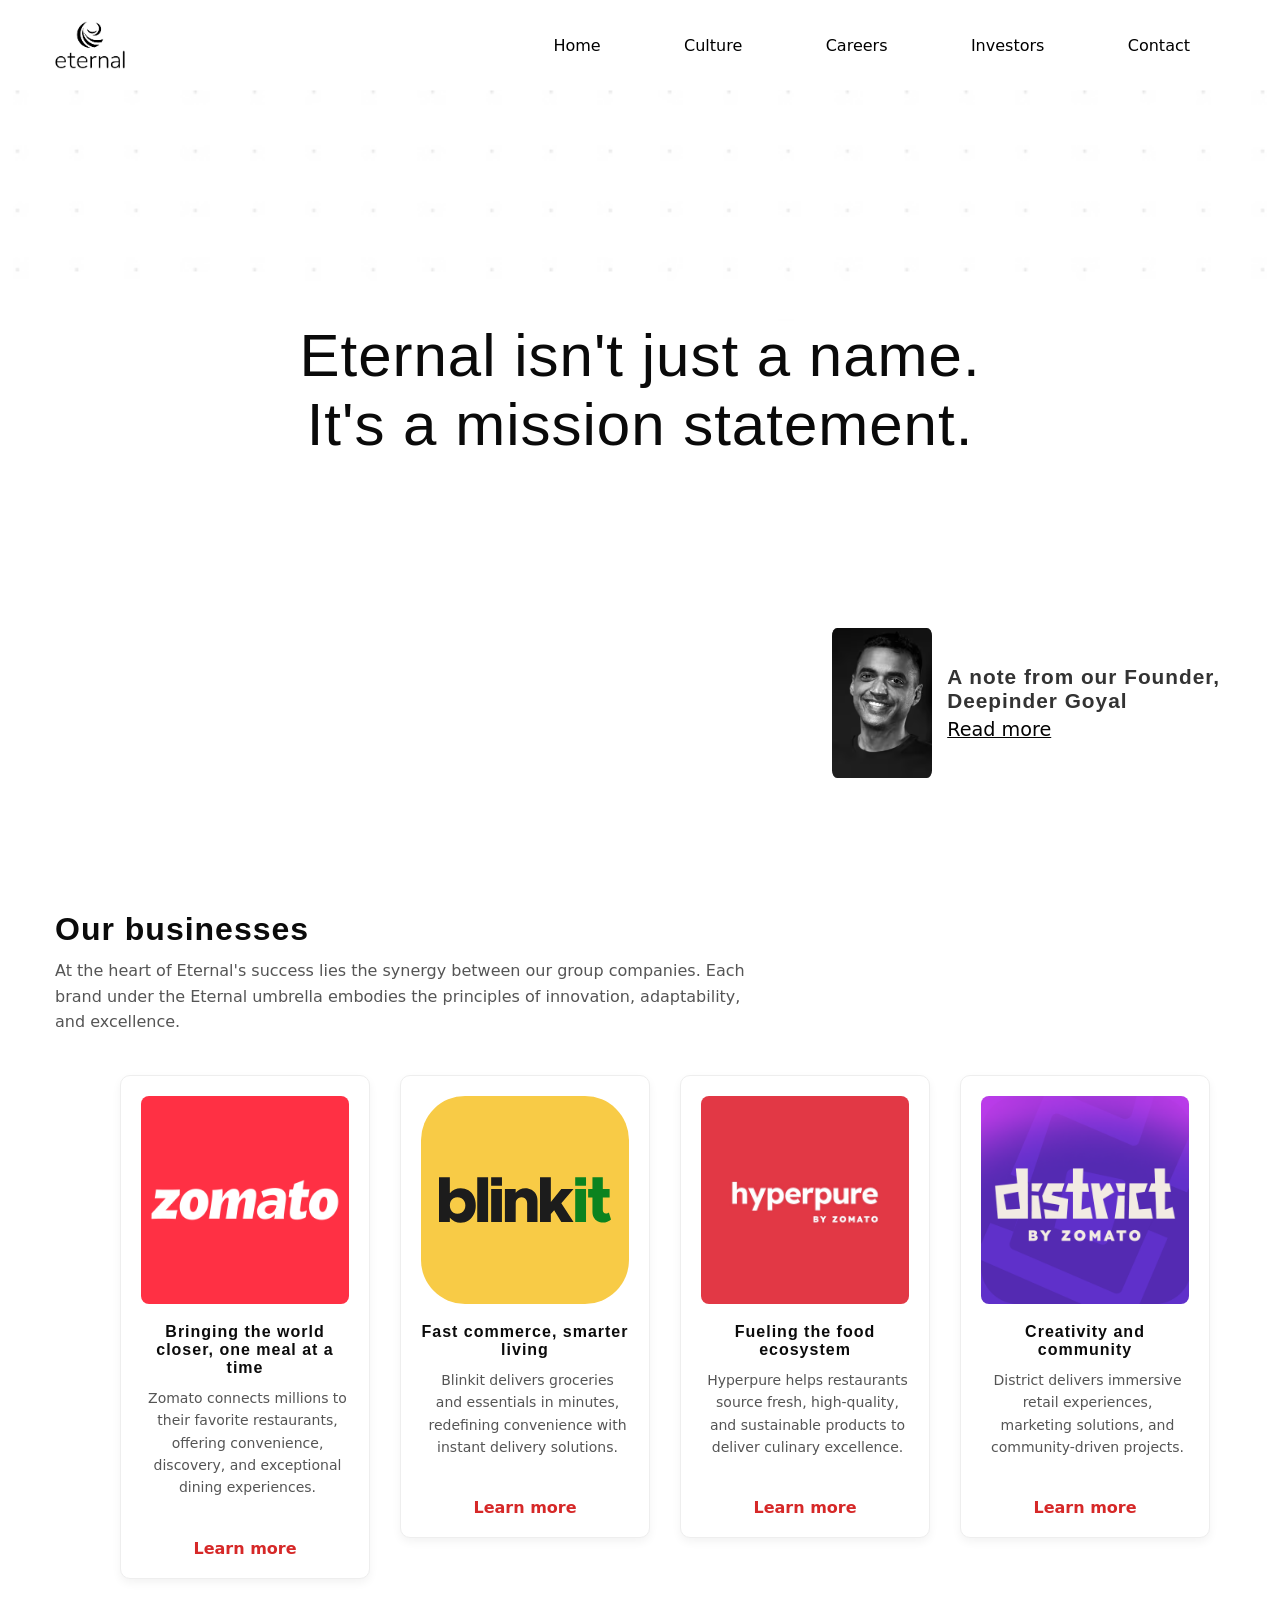
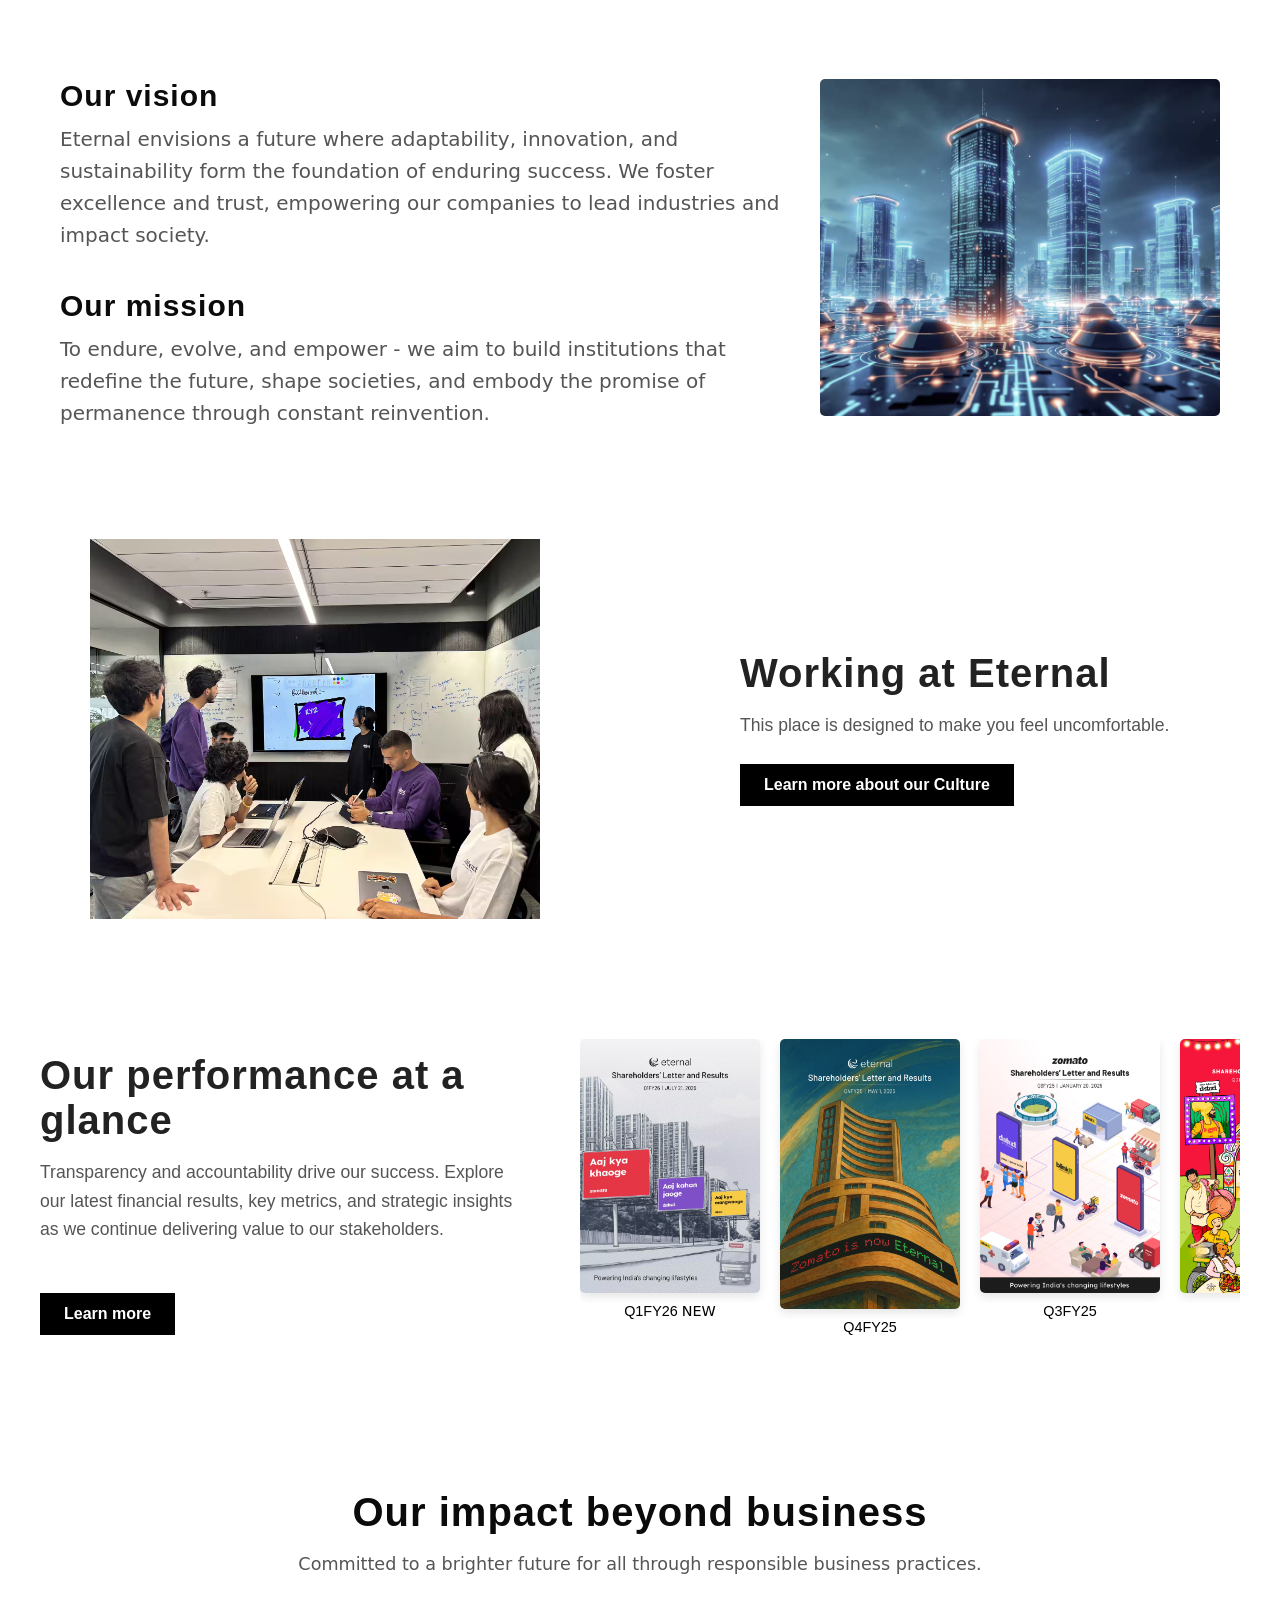
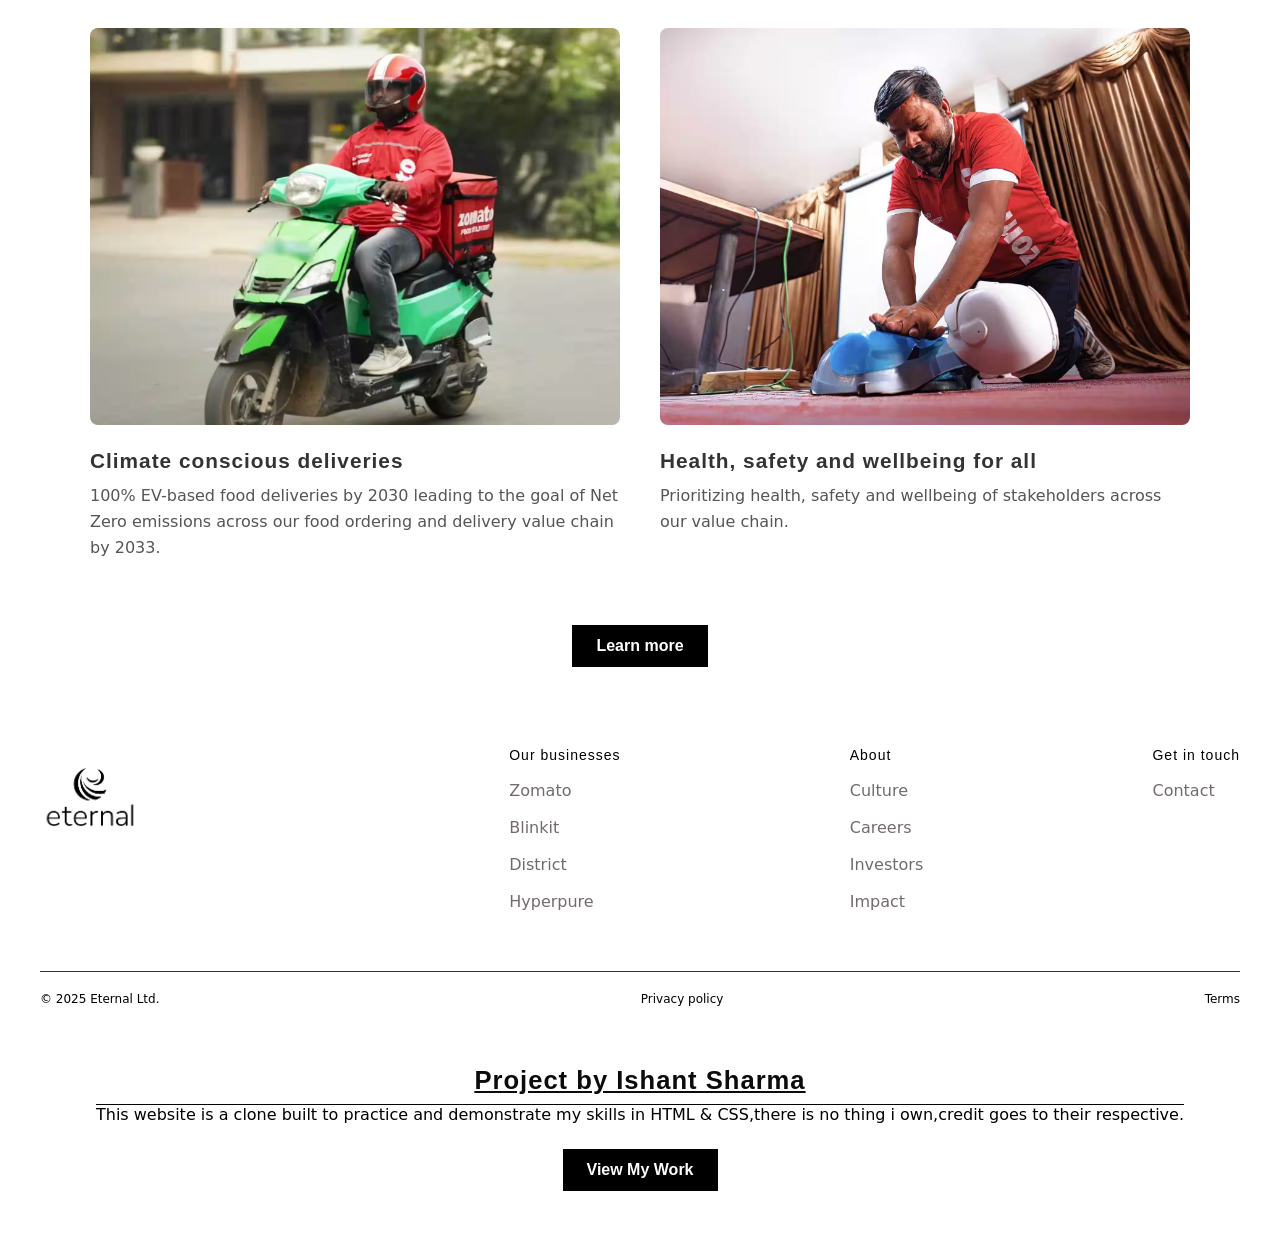
<file: index.html>
<!DOCTYPE html>
<html lang="en">

<head>
  <meta charset="UTF-8">
  <meta name="viewport" content="width=device-width, initial-scale=1.0">
  <title>Eternal</title>
  <link rel="stylesheet" href="style1.css">
</head>

<body>

  <div id="loading">
    <div class="spinner"></div>

  </div>






  <nav>

    <div id="navbar">
      <img src="Media\Images\bda438d0579640de97ff18cff9cc23b11743748055.avif" alth="logo" height="80 px" id="logo1">
      <a href="">Home</a>
      <a href="https://eternal-clone.vercel.app/">Culture</a>
      <a href="https://www.eternal.com/careers/">Careers</a>
      <a href="https://eternal-clone.vercel.app/">Investors</a>
      <a href="https://www.eternal.com/contact/">Contact</a>
    </div>
  </nav>
  <main>
    <section id="topcontent">
      <div id="top">
        <img id="topimg" src="Media\Images\1 cm Grid Dot On Legal Size Paper _ FREE Download.jpg" height="300px"
          width="100%">
        <h2 id="toptext">Eternal isn't just a name.<br>
          It's a mission statement.</h2>
        <div class="founder-note-container">
          <img id="photo" src="Media/Images/07735bdd96aef592f8779f4e64a8914d1742192600.avif"
            alt="Photo of Deepinder Goyal">
          <div class="founder-text-group">
            <h4 class="left">A note from our Founder,<br> Deepinder Goyal</h4>
            <a id="photolink" href="#">Read more</a>
          </div>
        </div>
      </div>
    </section>
  </main>
  <br><br><br><br><br><br><br> <!-- another -->
  <section class="bus">
    <div id="busdiv">
      <h2>Our businesses</h2>
      <p>
        At the heart of Eternal's success lies the synergy between our group companies.
        Each brand under the Eternal umbrella embodies the principles of innovation,
        adaptability, and excellence.
      </p>

      <div id="bus-cards">
        <div class="card">
          <img src="Media/Images/zomato.png" alt="Zomato" height="250px">
          <h4>Bringing the world closer, one meal at a time</h4>
          <p>Zomato connects millions to their favorite restaurants, offering convenience, discovery, and exceptional
            dining experiences.</p>
          <a href="https://eternal-clone.vercel.app/">Learn more</a>
        </div>

        <div class="card">
          <img src="Media/Images/Blinkit-yellow-rounded.svg" alt="Blinkit" height="250px">
          <h4>Fast commerce, smarter living</h4>
          <p>Blinkit delivers groceries and essentials in minutes, redefining convenience with instant delivery
            solutions.</p>
          <a href="https://eternal-clone.vercel.app/">Learn more</a>
        </div>

        <div class="card">
          <img src="Media/Images/hyperpure.jpg" alt="Hyperpure" height="250px">
          <h4>Fueling the food ecosystem</h4>
          <p>Hyperpure helps restaurants source fresh, high-quality, and sustainable products to deliver culinary
            excellence.</p>
          <a href="https://eternal-clone.vercel.app/">Learn more</a>
        </div>

        <div class="card">
          <img src="Media/Images/disctrict.png" alt="District" height="250px">
          <h4>Creativity and community</h4>
          <p>District delivers immersive retail experiences, marketing solutions, and community-driven projects.</p>
          <a href="https://eternal-clone.vercel.app/">Learn more</a>
        </div>
      </div>
    </div>
  </section>

  <!-- another -->

  <section class="vision">
    <div class="vision-container">
      <div id="vision-text">
        <h3>Our vision</h3>
        <p>Eternal envisions a future where adaptability, innovation, and sustainability form the foundation of enduring
          success. We foster excellence and trust, empowering our companies to lead industries and impact society.</p>
        <br><br>
        <h3>Our mission</h3>
        <p>To endure, evolve, and empower - we aim to build institutions that redefine the future, shape societies, and
          embody the promise of permanence through constant reinvention.</p>
      </div>
      <div class="vision-image">
        <img src="Media\Images\or visoin.avif" alt="vision image" height="300px">
      </div>
    </div>
  </section>


  <!-- another -->
  <section id="working-at-eternal" class="working-section">

    <div class="working-section-container">

      <div class="image-container">
        <img src="Media/Images/working.avif" alt="A team collaborating in a meeting room">
      </div>

      <div class="text-container">
        <h2>Working at Eternal</h2>
        <p>This place is designed to make you feel uncomfortable.</p>
        <a href="https://eternal-clone.vercel.app/" class="cta-button">Learn more about our Culture</a>
      </div>

    </div>
  </section>

  <!-- another -->
  <section class="performance-section">

    <div class="performance-container">

      <div class="text-content">
        <h2>Our performance at a glance</h2>
        <p>Transparency and accountability drive our success. Explore our latest financial results, key metrics, and
          strategic insights as we continue delivering value to our stakeholders.</p>
        <a href="https://www.eternal.com/investor-relations/results/" class="cta-button">Learn more</a>
      </div>

      <div class="gallery-scroll-container">
        <div class="gallery-item">
          <img src="Media/Images/our perform1.avif" alt="Financial results for Q1FY26">
          <p class="report-label">Q1FY26 <span class="new-badge">NEW</span></p>
        </div>

        <div class="gallery-item">
          <img src="Media/Images/our perform2.avif" alt="Financial results for Q4FY25">
          <p class="report-label">Q4FY25</p>
        </div>

        <div class="gallery-item">
          <img src="Media/Images/our perform3.avif" alt="Financial results for Q3FY25">
          <p class="report-label">Q3FY25</p>
        </div>

        <div class="gallery-item">
          <img src="Media/Images/our perform4.avif" alt="Financial results for Q2FY25">
          <p class="report-label">Q2FY25</p>
        </div>

        <div class="gallery-item">
          <img src="Media/Images/our perform5.avif" alt="Financial results for Q1FY25">
          <p class="report-label">Q1FY25</p>
        </div>
      </div>
    </div>
  </section>

  <!-- another -->
  <section class="impact-section">

    <div class="impact-container">

      <h2>Our impact beyond business</h2>
      <p class="impact-subtitle">Committed to a brighter future for all through responsible business practices.</p>

      <div class="impact-cards-container">

        <div class="impact-card">
          <img src="Media/Images/impact1.avif" alt="A delivery rider on an electric scooter">
          <h4>Climate conscious deliveries</h4>
          <p>100% EV-based food deliveries by 2030 leading to the goal of Net Zero emissions across our food ordering
            and delivery value chain by 2033.</p>
        </div>

        <div class="impact-card">
          <img src="Media/Images/impact2.avif" alt="A person receiving CPR training">
          <h4>Health, safety and wellbeing for all</h4>
          <p>Prioritizing health, safety and wellbeing of stakeholders across our value chain.</p>
        </div>

      </div>

      <a href="https://www.eternal.com/investor-relations/impact/" class="cta-button">Learn more</a>

    </div>
  </section>

  <!-- endddding :) -->
  <footer>

    <div class="footer-contai">

      <div class="footer-img">
        <img src="Media\Images\bda438d0579640de97ff18cff9cc23b11743748055.avif" alt="internalimg">
      </div>

      <div class="footer-links-container">
        <h4>Our businesses</h4>
        <a href="https://eternal-clone.vercel.app/">Zomato</a>
        <a href="https://eternal-clone.vercel.app/">Blinkit</a>
        <a href="https://eternal-clone.vercel.app/">District</a>
        <a href="https://eternal-clone.vercel.app/">Hyperpure</a>
      </div>

      <div class="footer-column">
        <h5>About</h5>
        <div>
          <a href="https://eternal-clone.vercel.app/">Culture</a>
          <a href="https://eternal-clone.vercel.app/">Careers</a>
          <a href="https://www.eternal.com/investor-relations/">Investors</a>
          <a href="https://eternal-clone.vercel.app/">Impact</a>
        </div>
      </div>

      <div class="footer-column">
        <h5>Get in touch</h5>
        <a href="https://www.eternal.com/contact/">Contact</a>
      </div>
    </div>
    <div class="footer-bottom">
      <p>© 2025 Eternal Ltd.</p>
      <p>Privacy policy</p>
      <p>Terms</p>
    </div>
  </footer>

  <section class="portfolio-credit-section">
    <h3>Project by Ishant Sharma</h3>
    <p>This website is a clone built to practice and demonstrate my skills in HTML & CSS,there is no thing i own,credit
      goes to their respective.</p>
    <a href="https://github.com/Ishant-hub" class="cta-button">View My Work</a>
  </section>
  <script src="js1.js"></script>

</body>

</html>
</file>
<file: style1.css>
*{
  margin:0px;
  padding:0px;
  font-family: system-ui, -apple-system, BlinkMacSystemFont, 'Segoe UI', Roboto, Oxygen, Ubuntu, Cantarell, 'Open Sans', 'Helvetica Neue', sans-serif;
  background-color: #ffff;
  box-sizing: border-box;
}

#navbar{
  padding:10px;
  display: flex;
  justify-content: space-between;
  align-items: center;
  padding:5px 30px;
}

#navbar a{
   color: black;
  text-decoration: none;
  margin-right: 60px; 
}

#logo1{
  padding-right: 400px;
  margin-left: 20px;
}
#topimg{
  opacity: 40%;
  background-size: cover;
  background: linear-gradient(135deg, #f5f5f5, #e0e0e0);
}
#top{
  position: relative;
  text-align: center;
  color: black;
}

#topimg {
  object-fit: cover;
  opacity: 10%;
  display: block;
}

#toptext {
  position: absolute;     
  top: 40%;              
  left: 50%;       
  transform: translate(-50%, -50%); 
  font-size: 47px;         
  font-weight: 400;        
  line-height: normal;     
  color: #0A0A0A;          
  text-align: center;    
  margin: 0;
}

/* Responsive sizes */
@media (min-width: 640px) {
   #toptext { font-size: 60px; }
}
@media (min-width: 768px) {
   #toptext{ font-size: 60px; }
}
@media (min-width: 1280px) {
   #toptext { font-size: 98px; }
}
/* --- Positioning for the main hero text --- */
#toptext {
    position: relative;
    font-size: 60px;
    font-weight: 400;
    color: #0A0A0A;
    text-align: center;
    margin: 0 auto 50px auto; 
}


.founder-note-container {
    display: flex;            
    align-items: center;
    justify-content: flex-end; 
    max-width: 1200px;
    margin: 0 auto;            
    padding-right: 20px;
    transform: translateY(50px); 
}

#photo {
    height: 150px;
    width: 100px;
    border-radius: 5%;
    object-fit: cover;
    margin-right: 15px; 
} 
.founder-text-group {
    display: flex;
    flex-direction: column; 
    align-items: flex-start;
}
.founder-text-group .left {
    position: static;   
    transform: none; 
    text-align: left;
    font-size: 1.3rem;
    color: #333;
    margin: 0;
}


.founder-text-group #photolink {
    position: static;  
    transform: none;
    text-align: left;
    color: #030303;   
    font-size: 1.2rem;
    margin-top: 5px;    
}

.founder-text-group #photolink:hover {
    text-decoration: underline;
}
@media (max-width: 768px) {
    .founder-note-container {
        justify-content: center;
        transform: translateY(0);
        padding-right: 0;
    }
}
.image-container{
  position: relative;
  width: 100%; 
  max-width: 1000px; 
}
/* busniner section */
.bus {
  padding: 50px;
}

#busdiv {
  max-width: 1200px;
  margin: 0 auto;
  text-align: left;
}

#busdiv h2 {
  font-size: 2rem;
  margin-bottom: 10px;
  margin-left: 5px;  
}

#busdiv p {
  margin-left: 5px;
  margin-bottom: 40px;
  max-width: 700px;
  line-height: 1.6;
  color: #555;
}

#bus-cards {
  display: flex;
  justify-content: center;
  align-items: flex-start;
  gap: 30px;
  flex-wrap: wrap;   
  margin-left: 50px;
}

.card {
  background: #fff;
  border: 1px solid #eee;
  border-radius: 10px;
  padding: 20px;
  width: 250px;              
  text-align: center;
  box-shadow: 0 4px 10px rgba(0,0,0,0.05);
  transition: transform 0.3s ease;
}

.card:hover {
  transform: translateY(-5px);
}

.card img {
  width: 100%;
  height: auto;
  border-radius: 8px;
}

.card h4 {
  margin: 15px 0 10px 0;
  font-weight: 600;
}

.card p {
  font-size: 14px;
  color: #666;
  margin-bottom: 15px;
}

.card a {
  text-decoration: none;
  color: #d62828;
  font-weight: bold;
}
.card:hover {
  transform: translateY(-5px);
  box-shadow: 0 8px 20px rgba(0,0,0,0.15);
}

/* anoter */
.vision-container{
  display: flex;
  justify-content: space-between;
  align-items: flex-start;
  gap:40px;
  max-width: 1200px;
  margin:0 auto;
  padding:50px 20px;
}
.vision-text{
  flex:1;
  max-width:600px;
}
#vision-text h3 {
  font-size: 30px;
  margin-bottom: 10px;
}

#vision-text p {
  font-size: 20px;
  line-height: 1.6;
  color: #555;
}

.vision-image img {
  flex-shrink: 0;                  
  max-width: 400px;     
  height: auto;     
   border-radius: 5px; 
}
/* nnn */
.working-section {
    padding: 60px 20px; /*add spce upr and niche se */
    display: flex;
    justify-content: center;
}

.working-section-container {
    display: flex; /*the real magic ye side by side hold krta  */
    align-items: center; 
    gap: 200px;
    max-width: 1100px;
    width: 100%;
}

.image-container {
    flex: 1; /* space adhi adhi*/
}

.image-container img {
    width: 100%;
    height: auto;
    display: block;
}

.text-container {
    flex: 1;
}

.text-container h2 {
    font-family: -apple-system, BlinkMacSystemFont, "Segoe UI", Roboto, Helvetica, Arial, sans-serif;
    font-size: 2.5rem;
    color: #222;
    margin: 0;
}

.text-container p {
    font-family: -apple-system, BlinkMacSystemFont, "Segoe UI", Roboto, Helvetica, Arial, sans-serif;
    font-size: 1.1rem;
    color: #555;
    margin-top: 15px;
    line-height: 1.6;
}

.cta-button {
    margin-top: 25px; /* spce add krta upr se */
    display: inline-block; /*width or paddth allow krta */
    background-color: #000;
    color: #fff;
    padding: 12px 24px;
    text-decoration: none;
    font-family: -apple-system, BlinkMacSystemFont, "Segoe UI", Roboto, Helvetica, Arial, sans-serif;
    font-weight: bold;
    transition: background-color 0.3s ease;
}

.cta-button:hover {
    background-color: #333;
}

@media (max-width: 768px) {
    .working-section-container {
        flex-direction: column;
        text-align: center;
    }
    .text-container {
        margin-top: 30px;
        display: flex;
        flex-direction: column;
        align-items: center;
    }
}

.performance-section {
  padding: 60px 20px;
}
.performance-container {
  display: flex;
  align-items: center;
  gap: 60px;
  max-width: 1200px;
  margin: 0 auto;
}
.text-content {
  flex-basis: 40%;
  flex-shrink: 0;
}
.text-content h2 {
  font-family: Arial, sans-serif;
  font-size: 2.5rem;
  color: #222;
  margin: 0 0 15px 0;
}
.text-content p {
  font-family: Arial, sans-serif;
  font-size: 1.1rem;
  color: #555;
  line-height: 1.6;
  margin-bottom: 25px;
}
.gallery-scroll-container {
  flex-basis: 60%;
  display: flex;
  gap: 20px;
  overflow-x: auto;
  padding-bottom: 15px;
}
.gallery-scroll-container::-webkit-scrollbar {
  display: none;
}
.gallery-item {
  flex-shrink: 0;
  width: 180px;
}
.gallery-item img {
  width: 100%;
  display: block;
  border-radius: 5px;
  box-shadow: 0 4px 10px rgba(0,0,0,0.1);
}
.report-label {
  text-align: center;
  margin-top: 10px;
  font-family: Arial, sans-serif;
  font-size: 0.9rem;
}
.impact-section {
    padding: 80px 20px;
    text-align: center; 
}

.impact-container {
    max-width: 1100px;
    margin: 0 auto;
}

.impact-section h2 {
    font-size: 2.5rem;
    margin-bottom: 15px;
}

.impact-section .impact-subtitle {
    max-width: 700px;
    margin: 0 auto 50px auto;
    line-height: 1.6;
    color: #555;
    font-size: 1.1rem;
}

.impact-cards-container {
    display: flex;
    gap: 40px; 
    text-align: left;    
    margin-bottom: 40px;
}


.impact-card {
    flex: 1; 
}

.impact-card img {
    width: 100%;
    border-radius: 8px; 
    margin-bottom: 20px;
}

.impact-card h4 {
    font-size: 1.3rem;
    margin-bottom: 10px;
    color: #333;
}

.impact-card p {
    color: #555;
    line-height: 1.6;
}
@media (max-width: 768px) {
    .impact-cards-container {
        flex-direction: column; 
    }
}
.site-footer {
    color: #999;
    padding: 80px 20px 40px 20px;
    font-family: system-ui, sans-serif;
    font-size: 14px;
}
.footer-contai {
    max-width: 1200px;
    margin: 0 auto 60px auto;
    display: flex;
    justify-content: space-between;
    gap: 40px;
}

.footer-img {
    flex-basis: 20%;
}

.footer-img img {
    max-width: 100px;
}
.footer-links-container,
.footer-column {
    display: flex;
    flex-direction: column;
    gap: 18px;
}

.footer-links-container h4,
.footer-column h5 {
    color: black;
    font-size: 14px;
    font-weight: 500;
    margin: 0;
}

.footer-links-container a,
.footer-column a,
.footer-column div a {
    color: rgb(114, 107, 107);
    text-decoration: none;
    transition: color 0.2s ease;
}

.footer-links-container a:hover,
.footer-column a:hover,
.footer-column div a:hover {
    color: #090909;
}

.footer-column div {
    display: flex;
    flex-direction: column;
    gap: 18px;
}

.footer-bottom {
    max-width: 1200px;
    margin: 0 auto;
    padding-top: 20px;
    border-top: 1px solid #333;
    display: flex;
    justify-content: space-between;
    align-items: center;
    font-size: 12px;
}
@media (max-width: 768px) {
    .footer-contai {
        flex-direction: column;
        align-items: center;
        text-align: center;
        gap: 50px;
    }
    
    .footer-bottom {
        flex-direction: column;
        gap: 15px;
    }
}

.portfolio-credit-section {
    text-align: center;
    padding: 60px 20px;
}

.portfolio-credit-section h3 {
    font-size: 1.6rem;
    margin-bottom: 10px;
    text-decoration:underline;
}
.portfolio-credit-section p {
    font-size: 1rem;
     text-decoration:overline;
}
@media (max-width: 768px) {
    
    #navbar {
        flex-direction: column;
        gap: 15px;
    }

    .vision-container {
        flex-direction: column;
    }

    .working-container {
        flex-direction: column;
    }
    
    .performance-container {
        flex-direction: column;
        align-items: flex-start;
    }

    .impact-cards-container {
        flex-direction: column;
    }
    
    .footer-contai, .footer-bottom {
        flex-direction: column;
        align-items: center;
        text-align: center;
        gap: 30px;
    }
}

#loading {
  position: fixed;
  inset: 0;
  background: linear-gradient(135deg, #0f0f0f, #1a1a1a);
  display: flex;
  flex-direction: column;
  align-items: center;
  justify-content: center;
  z-index: 9999;
  transition: opacity 0.8s ease, visibility 0.8s ease;
}


.spinner {
  width: 80px;
  height: 80px;
  border: 8px solid rgba(131, 95, 95, 0.2);
  border-top-color: #f1f1f1;
  border-radius: 50%;
  animation: spin 1s linear infinite;
  box-shadow: 0 0 20px #f1f1f1, 0 0 40px rgba(0, 191, 255, 0.4);
}
.loading-text {
  margin-top: 20px;
  font-family: 'Poppins', sans-serif;
  font-size: 1.2rem;
  color: #030303;
  letter-spacing: 2px;
  animation: fadeBlink 1.5s ease-in-out infinite;
}

@keyframes spin {
  0% {
    transform: rotate(0deg);
  }
  100% {
    transform: rotate(360deg);
  }
}

@keyframes fadeBlink {
  0%, 100% {
    opacity: 0.4;
  }
  50% {
    opacity: 1;
  }
}

#loading.fade-out {
  opacity: 0;
  visibility: hidden;
}

h1, h2, h3, h4, h5, h6 {
  color: #0b0b0b;
  font-family: 'Poppins', sans-serif;
  letter-spacing: 1px;
  transition: color 0.3s ease, text-shadow 0.3s ease;
}


h1:hover, h2:hover, h3:hover, h4:hover, h5:hover, h6:hover {
  color: #3173a0; 
}
</file>
